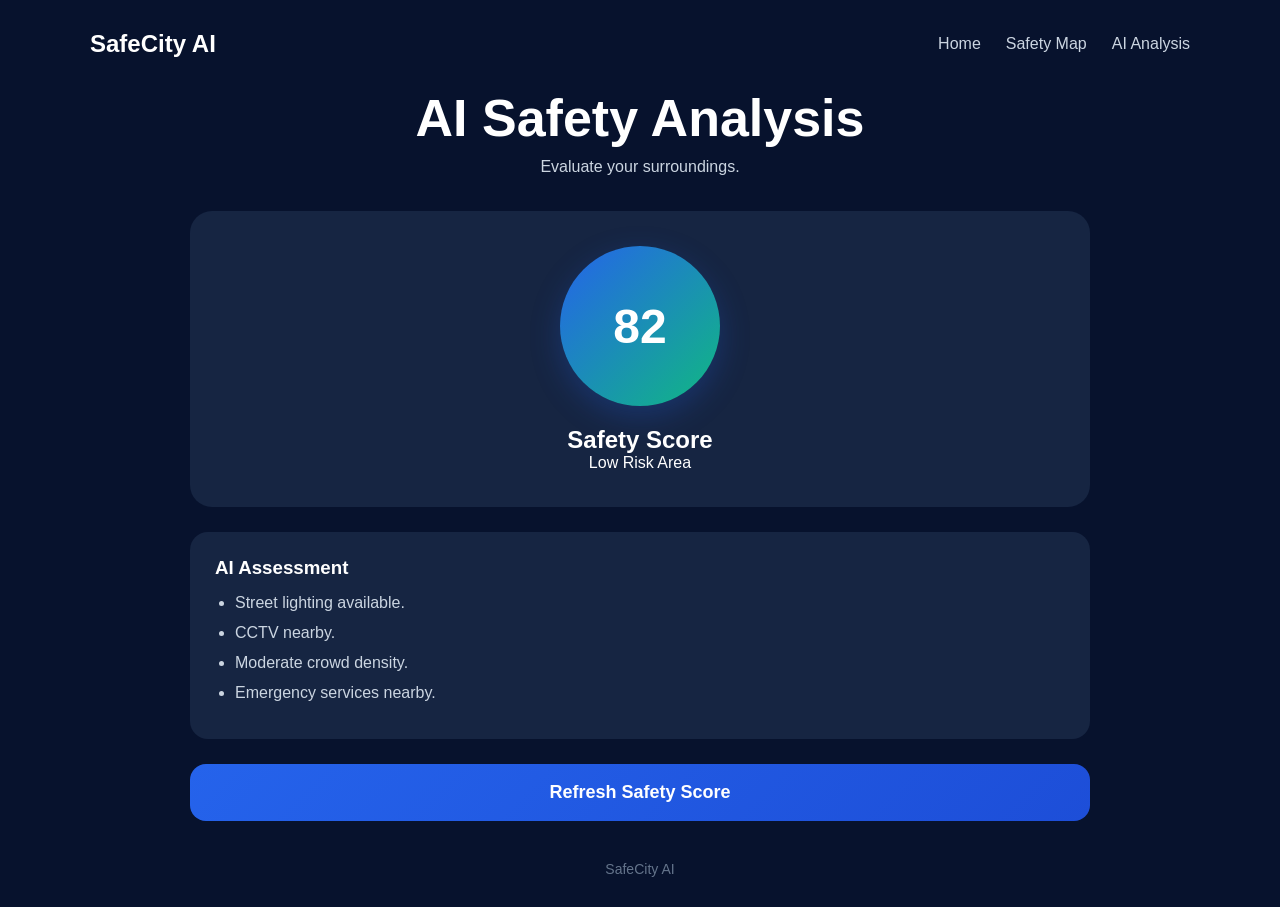
<file: frontend/safety.html>
<!DOCTYPE html>
<html lang="en">
<head>

<meta charset="UTF-8">
<meta name="viewport" content="width=device-width, initial-scale=1.0">

<title>AI Safety Analysis</title>

<link rel="stylesheet" href="style.css">

</head>

<body>

<nav class="navbar">

<div class="logo">SafeCity AI</div>

<div class="nav-links">
<a href="index.html">Home</a>
<a href="map.html">Safety Map</a>
<a href="safety.html">AI Analysis</a>
</div>

</nav>

<div class="container">

<header class="hero-header">

<h1>AI Safety Analysis</h1>

<p>Evaluate your surroundings.</p>

</header>

<div class="score-card">

<div class="score-circle" id="scoreCircle">

<span id="scoreValue">82</span>

</div>

<h2>Safety Score</h2>

<p id="riskLevel">Low Risk Area</p>

</div>

<div class="analysis-card">

<h3>AI Assessment</h3>

<ul id="analysisList">
<li>Street lighting available.</li>
<li>CCTV nearby.</li>
<li>Moderate crowd density.</li>
<li>Emergency services nearby.</li>
</ul>

</div>

<button id="checkAgain" class="location-btn">
Refresh Safety Score
</button>

<footer class="footer">
SafeCity AI
</footer>

</div>

<script src="safety.js"></script>

</body>
</html>
</file>
<file: frontend/style.css>
/* =========================
   Global
========================= */

*{
    margin:0;
    padding:0;
    box-sizing:border-box;
    font-family:"Poppins",sans-serif;
}

body{
    background:#07122d;
    color:white;
    padding:30px;
}

.container{
    width:100%;
    max-width:900px;
    margin:auto;
}

/* =========================
   Navbar
========================= */

.navbar{
    max-width:1100px;
    margin:0 auto 30px;
    display:flex;
    justify-content:space-between;
    align-items:center;
}

.logo{
    font-size:24px;
    font-weight:700;
}

.nav-links{
    display:flex;
    gap:25px;
}

.nav-links a{
    text-decoration:none;
    color:#cbd5e1;
    transition:.3s;
}

.nav-links a:hover{
    color:white;
}

/* =========================
   Hero
========================= */

.hero-header{
    text-align:center;
    margin-bottom:35px;
}

.hero-header h1{
    font-size:52px;
    margin-bottom:10px;
}

.hero-header p{
    color:#cbd5e1;
}

.hero-stats{
    display:grid;
    grid-template-columns:repeat(3,1fr);
    gap:15px;
    margin-top:30px;
}

.hero-stats div{
    background:#162542;
    padding:20px;
    border-radius:16px;
    text-align:center;
}

.hero-stats h2{
    color:#60a5fa;
    margin-bottom:5px;
}

/* =========================
   Buttons
========================= */

/* Buttons */

.hero{
    display:flex;
    flex-direction:column;
    gap:15px;
    margin:35px 0;
}

button{
    width:100%;
    border:none;
    cursor:pointer;
    border-radius:16px;
    padding:18px;
    font-size:18px;
    font-weight:600;
    color:white;
    transition:.3s;
}

button:hover{
    transform:translateY(-3px);
}

.sos-btn{
    background:linear-gradient(135deg,#ef4444,#dc2626);
    box-shadow:0 12px 30px rgba(239,68,68,.35);
}

.location-btn{
    background:linear-gradient(135deg,#2563eb,#1d4ed8);
}

.report-btn{
    background:#10b981;
}

/* =========================
   Location Box
========================= */

#locationBox{
    background:#162542;
    padding:15px;
    border-radius:14px;
    text-align:center;
    color:#cbd5e1;
}

/* =========================
   Feature Cards
========================= */

.cards{
    display:grid;
    grid-template-columns:repeat(auto-fit,minmax(240px,1fr));
    gap:18px;
    margin-bottom:35px;
}

.card-link{
    text-decoration:none;
    color:inherit;
}

.card{
    background:#162542;
    padding:24px;
    border-radius:18px;
    transition:.3s;
    border:1px solid transparent;
}

.card:hover{
    transform:translateY(-6px);
    border-color:#2563eb;
    box-shadow:0 12px 35px rgba(37,99,235,.2);
}

.card h3{
    margin-bottom:10px;
}

.card p{
    color:#cbd5e1;
    font-size:14px;
}

/* =========================
   Incident Report
========================= */

.report{
    background:#162542;
    padding:24px;
    border-radius:18px;
}

.report h2{
    margin-bottom:15px;
}

textarea{
    width:100%;
    height:140px;
    background:#2d3f5f;
    color:white;
    border:none;
    padding:14px;
    border-radius:14px;
    resize:none;
    margin-bottom:15px;
}

#status{
    margin-top:15px;
    text-align:center;
    color:#86efac;
}

/* =========================
   AI Safety Analysis
========================= */

.score-card{
    background:#162542;
    padding:35px;
    border-radius:22px;
    text-align:center;
    margin-bottom:25px;
}

.score-circle{
    width:160px;
    height:160px;
    margin:auto;
    border-radius:50%;
    display:flex;
    align-items:center;
    justify-content:center;
    background:linear-gradient(135deg,#2563eb,#10b981);
    font-size:48px;
    font-weight:700;
    margin-bottom:20px;
    box-shadow:0 10px 30px rgba(37,99,235,.25);
}

.analysis-card{
    background:#162542;
    padding:25px;
    border-radius:18px;
    margin-bottom:25px;
}

.analysis-card h3{
    margin-bottom:15px;
}

.analysis-card ul{
    padding-left:20px;
}

.analysis-card li{
    margin-bottom:12px;
    color:#cbd5e1;
}

/* =========================
   Map
========================= */

/* Map */

.map-container{
    width:100%;
    max-width:1100px;
    margin:auto;
}

.map-header{
    display:flex;
    justify-content:space-between;
    align-items:center;
    margin-bottom:20px;
}

.route-box{
    display:grid;
    grid-template-columns:1fr 1fr auto;
    gap:12px;
    margin-bottom:20px;
}

.route-box input{
    background:#2d3f5f;
    color:white;
    border:none;
    padding:14px;
    border-radius:12px;
}

.route-box button{
    background:#2563eb;
    color:white;
}

#map{
    width:100%;
    height:500px;
    min-height:500px;
    border-radius:18px;
    border:1px solid rgba(255,255,255,.1);
    overflow:hidden;
}

/* =========================
   Footer
========================= */

.footer{
    text-align:center;
    margin-top:40px;
    color:#64748b;
    font-size:14px;
}

/* =========================
   Responsive
========================= */

@media(max-width:768px){

    body{
        padding:18px;
    }

    .navbar{
        flex-direction:column;
        gap:15px;
    }

    .nav-links{
        gap:18px;
        flex-wrap:wrap;
        justify-content:center;
    }

    .hero-header h1{
        font-size:40px;
    }

    .hero-stats{
        grid-template-columns:1fr;
    }

    .route-box{
        grid-template-columns:1fr;
    }

    #map{
        height:65vh;
    }

}
</file>
